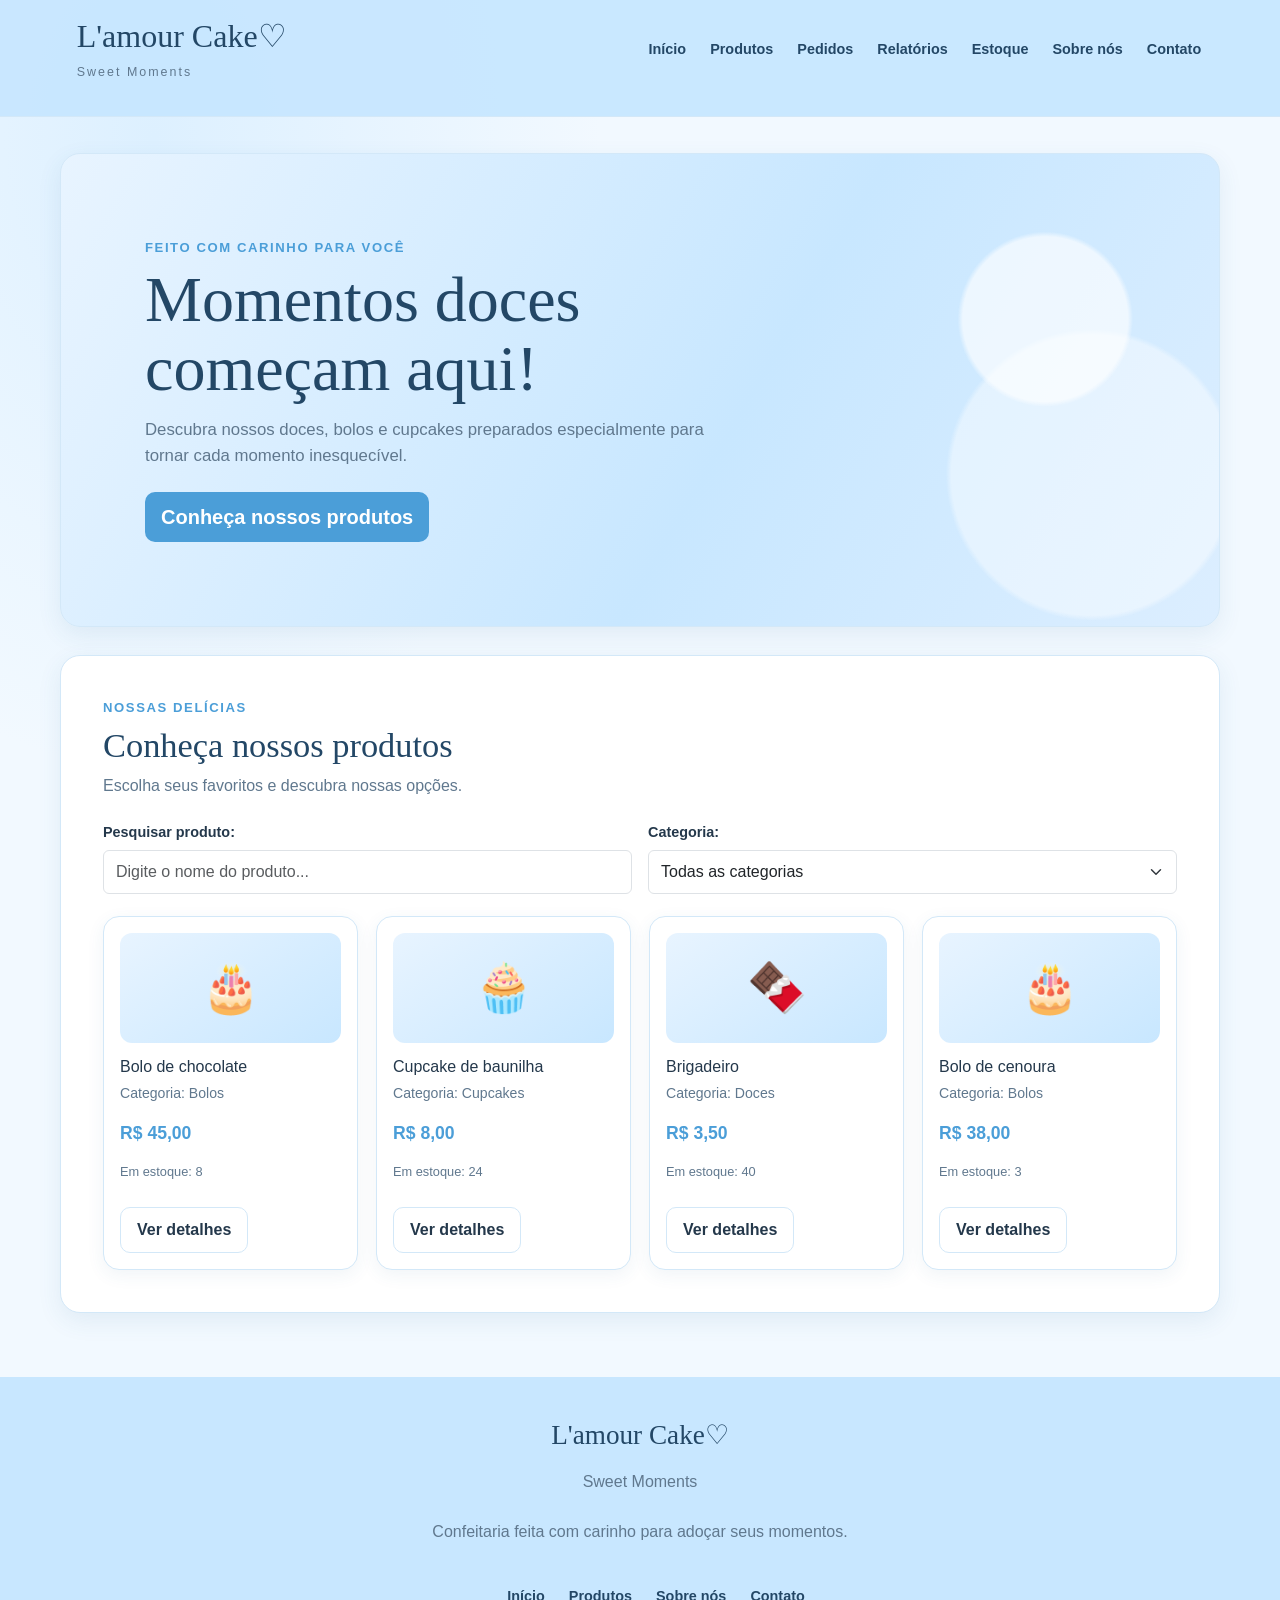
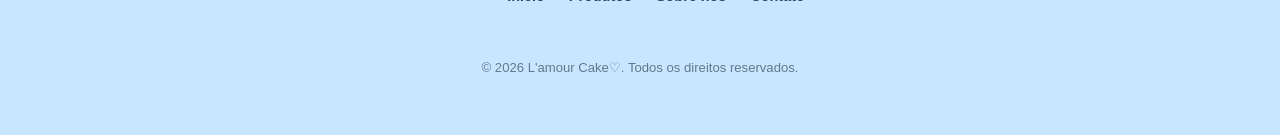
<file: L'amour Cake♡ | Confeitaria/index.html>
<!DOCTYPE html>
<html lang="pt-BR">

<head>
    <meta charset="UTF-8">
    <meta name="viewport" content="width=device-width, initial-scale=1.0">

    <meta
        name="description"
        content="L'amour Cake: sistema de gerenciamento de produtos, pedidos e estoque de uma confeitaria."
    >

    <title>L'amour Cake♡ | Confeitaria</title>

    <link
        href="https://cdn.jsdelivr.net/npm/bootstrap@5.3.3/dist/css/bootstrap.min.css"
        rel="stylesheet"
        integrity="sha384-QWTKZyjpPEjISv5WaRU9OFeRpok6YctnYmDr5pNlyT2bRjXh0JMhjY6hW+ALEwIH"
        crossorigin="anonymous"
    >

    <link rel="stylesheet" href="style.css">

    <script src="script.js" defer></script>
</head>

<body>

    <header id="inicio">

        <div class="logo">
            <a href="index.html#inicio" aria-label="L'amour Cake - Página inicial">
                <h1>L'amour Cake♡</h1>
            </a>

            <p>Sweet Moments</p>
        </div>

        <nav aria-label="Menu principal">
            <ul>
                <li><a href="index.html#inicio">Início</a></li>
                <li><a href="index.html#produtos">Produtos</a></li>
                <li><a href="pedidos.html">Pedidos</a></li>
                <li><a href="relatorios.html">Relatórios</a></li>
                <li><a href="estoque.html">Estoque</a></li>
                <li><a href="sobre.html">Sobre nós</a></li>
                <li><a href="contato.html">Contato</a></li>
            </ul>
        </nav>

    </header>

    <main>

        <section id="apresentacao" aria-labelledby="titulo-apresentacao">

            <div class="apresentacao-conteudo">

                <p class="subtitulo">Feito com carinho para você</p>

                <h2 id="titulo-apresentacao">
                    Momentos doces começam aqui!
                </h2>

                <p>
                    Descubra nossos doces, bolos e cupcakes preparados
                    especialmente para tornar cada momento inesquecível.
                </p>

                <a href="index.html#produtos" class="botao btn btn-primary btn-lg">
                    Conheça nossos produtos
                </a>

            </div>

        </section>

        <section id="produtos" aria-labelledby="titulo-produtos">

            <header class="secao-cabecalho">

                <p class="subtitulo">Nossas delícias</p>

                <h2 id="titulo-produtos">Conheça nossos produtos</h2>

                <p>
                    Escolha seus favoritos e descubra nossas opções.
                </p>

            </header>

            <div class="filtros-produtos">

                <div class="campo-formulario">
                    <label for="productSearch">Pesquisar produto:</label>

                    <input
                        type="search"
                        id="productSearch"
                        name="productSearch"
                        class="form-control"
                        placeholder="Digite o nome do produto..."
                    >
                </div>

                <div class="campo-formulario">
                    <label for="categoryFilter">Categoria:</label>

                    <select id="categoryFilter" name="categoryFilter" class="form-select">
                        <option value="todos">Todas as categorias</option>
                        <option value="bolos">Bolos</option>
                        <option value="cupcakes">Cupcakes</option>
                        <option value="doces">Doces</option>
                    </select>
                </div>

            </div>

            <div id="productGrid" class="grade-produtos">
                <p>Os produtos serão apresentados aqui.</p>
            </div>

        </section>

    </main>

    <dialog id="productDialog" aria-labelledby="dialogTitle">

        <div class="detalhes-produto">

            <button
                type="button"
                id="closeDialog"
                class="btn btn-outline-secondary"
                aria-label="Fechar detalhes do produto"
            >
                Fechar
            </button>

            <div
                id="dialogVisual"
                class="detalhe-visual"
                aria-label="Imagem ou representação visual do produto"
            ></div>

            <div class="detalhe-informacoes">

                <p id="dialogCategory"></p>

                <h2 id="dialogTitle">Detalhes do produto</h2>

                <p id="dialogDescription">
                    As informações do produto aparecerão aqui.
                </p>

                <p>
                    <strong>Preço:</strong>

                    <output id="dialogPrice">R$ 0,00</output>
                </p>

                <button type="button" id="dialogAdd" class="btn btn-primary">
                    Adicionar ao pedido
                </button>

            </div>

        </div>

    </dialog>

    <div
        id="toast"
        class="mensagem-sistema"
        role="status"
        aria-live="polite"
    ></div>

    <footer>

        <div class="rodape-conteudo">

            <h2>L'amour Cake♡</h2>

            <p>Sweet Moments</p>

            <p>
                Confeitaria feita com carinho para adoçar seus momentos.
            </p>

            <nav aria-label="Links do rodapé">

                <ul>
                    <li><a href="index.html#inicio">Início</a></li>
                    <li><a href="index.html#produtos">Produtos</a></li>
                    <li><a href="sobre.html">Sobre nós</a></li>
                    <li><a href="contato.html">Contato</a></li>
                </ul>

            </nav>

            <p>
                &copy; 2026 L'amour Cake♡. Todos os direitos reservados.
            </p>

        </div>

    </footer>

    <script src="script.js"></script>
</body>

</html>
</file>
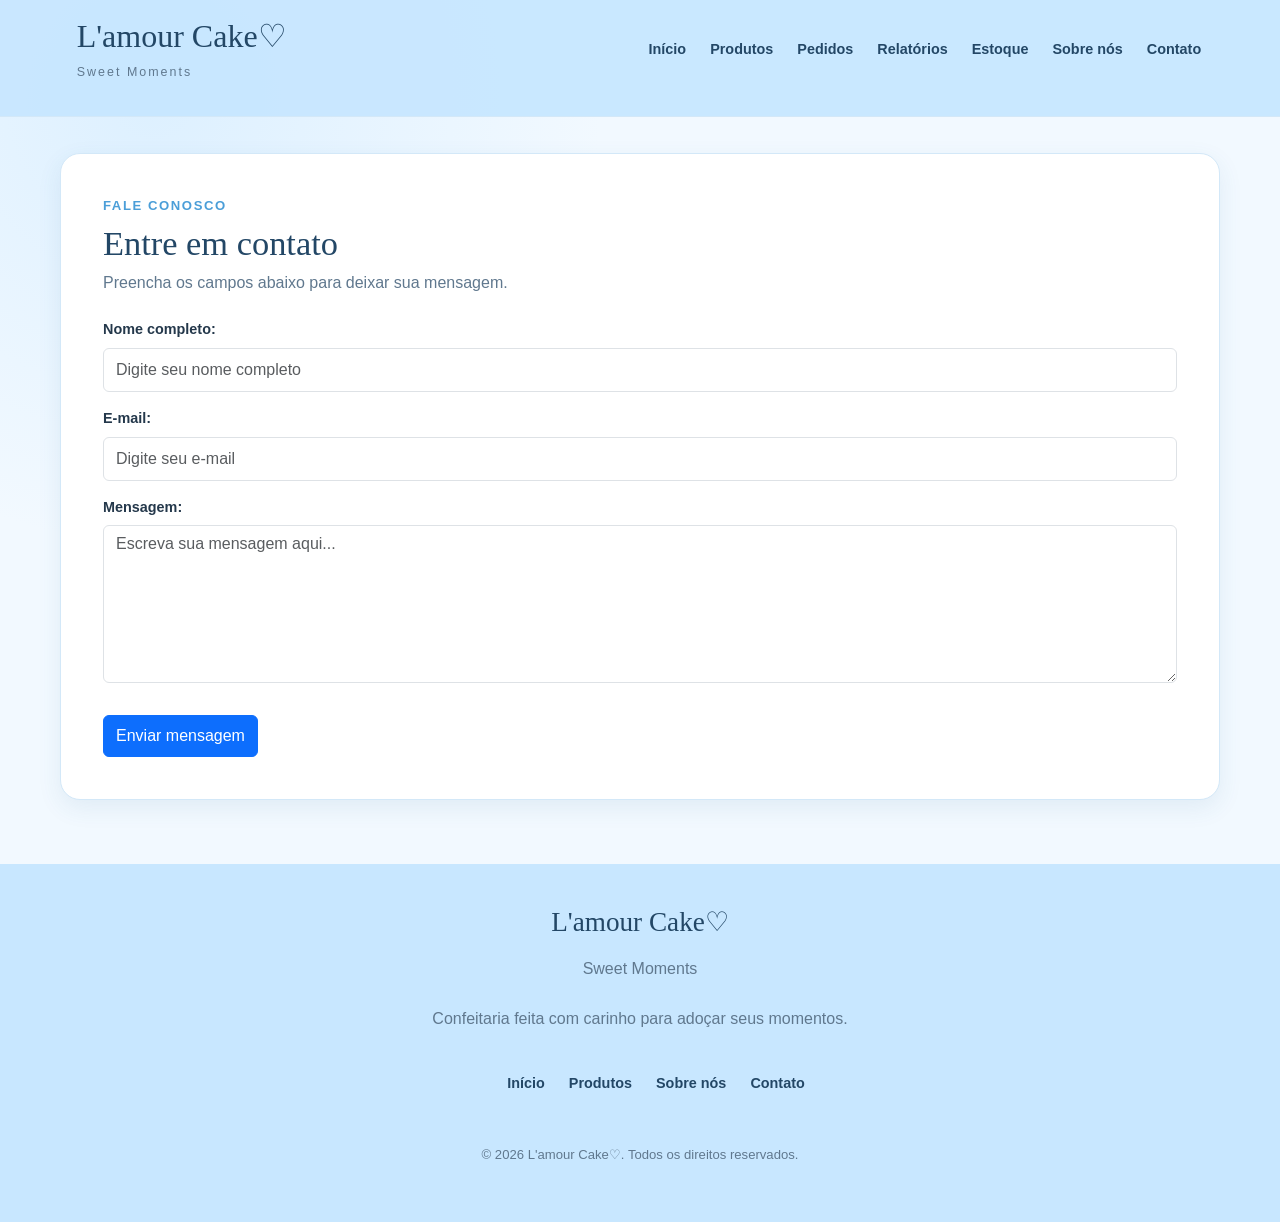
<file: L'amour Cake♡ | Confeitaria/contato.html>
<!DOCTYPE html>
<html lang="pt-BR">

<head>
    <meta charset="UTF-8">
    <meta name="viewport" content="width=device-width, initial-scale=1.0">
    <meta
        name="description"
        content="L'amour Cake: página de contato da confeitaria."
    >
    <title>Contato | L'amour Cake♡</title>
    <link
        href="https://cdn.jsdelivr.net/npm/bootstrap@5.3.3/dist/css/bootstrap.min.css"
        rel="stylesheet"
        integrity="sha384-QWTKZyjpPEjISv5WaRU9OFeRpok6YctnYmDr5pNlyT2bRjXh0JMhjY6hW+ALEwIH"
        crossorigin="anonymous"
    >
    <link rel="stylesheet" href="style.css">
    <script src="script.js" defer></script>
</head>

<body>
    <header id="inicio">
        <div class="logo">
            <a href="index.html#inicio" aria-label="L'amour Cake - Página inicial">
                <h1>L'amour Cake♡</h1>
            </a>
            <p>Sweet Moments</p>
        </div>

        <nav aria-label="Menu principal">
            <ul>
                <li><a href="index.html#inicio">Início</a></li>
                <li><a href="index.html#produtos">Produtos</a></li>
                <li><a href="pedidos.html">Pedidos</a></li>
                <li><a href="relatorios.html">Relatórios</a></li>
                <li><a href="estoque.html">Estoque</a></li>
                <li><a href="sobre.html">Sobre nós</a></li>
                <li><a href="contato.html">Contato</a></li>
            </ul>
        </nav>
    </header>

    <main>
        <section id="contato" aria-labelledby="titulo-contato">
            <header class="secao-cabecalho">
                <p class="subtitulo">Fale conosco</p>
                <h2 id="titulo-contato">Entre em contato</h2>
                <p>Preencha os campos abaixo para deixar sua mensagem.</p>
            </header>

            <form id="contactForm">
                <div class="campo-formulario">
                    <label for="name">Nome completo:</label>
                    <input
                        type="text"
                        id="name"
                        name="name"
                        class="form-control"
                        placeholder="Digite seu nome completo"
                        autocomplete="name"
                        required
                    >
                </div>

                <div class="campo-formulario">
                    <label for="email">E-mail:</label>
                    <input
                        type="email"
                        id="email"
                        name="email"
                        class="form-control"
                        placeholder="Digite seu e-mail"
                        autocomplete="email"
                        required
                    >
                </div>

                <div class="campo-formulario">
                    <label for="message">Mensagem:</label>
                    <textarea
                        id="message"
                        name="message"
                        class="form-control"
                        rows="6"
                        placeholder="Escreva sua mensagem aqui..."
                        required
                    ></textarea>
                </div>

                <div class="acoes-contato">
                    <button type="submit" class="btn btn-primary">
                        Enviar mensagem
                    </button>
                </div>
            </form>
        </section>
    </main>

    <footer>
        <div class="rodape-conteudo">
            <h2>L'amour Cake♡</h2>
            <p>Sweet Moments</p>
            <p>Confeitaria feita com carinho para adoçar seus momentos.</p>

            <nav aria-label="Links do rodapé">
                <ul>
                    <li><a href="index.html#inicio">Início</a></li>
                    <li><a href="index.html#produtos">Produtos</a></li>
                    <li><a href="sobre.html">Sobre nós</a></li>
                    <li><a href="contato.html">Contato</a></li>
                </ul>
            </nav>

            <p>&copy; 2026 L'amour Cake♡. Todos os direitos reservados.</p>
        </div>
    </footer>

    <script src="script.js"></script>
</body>

</html>
</file>
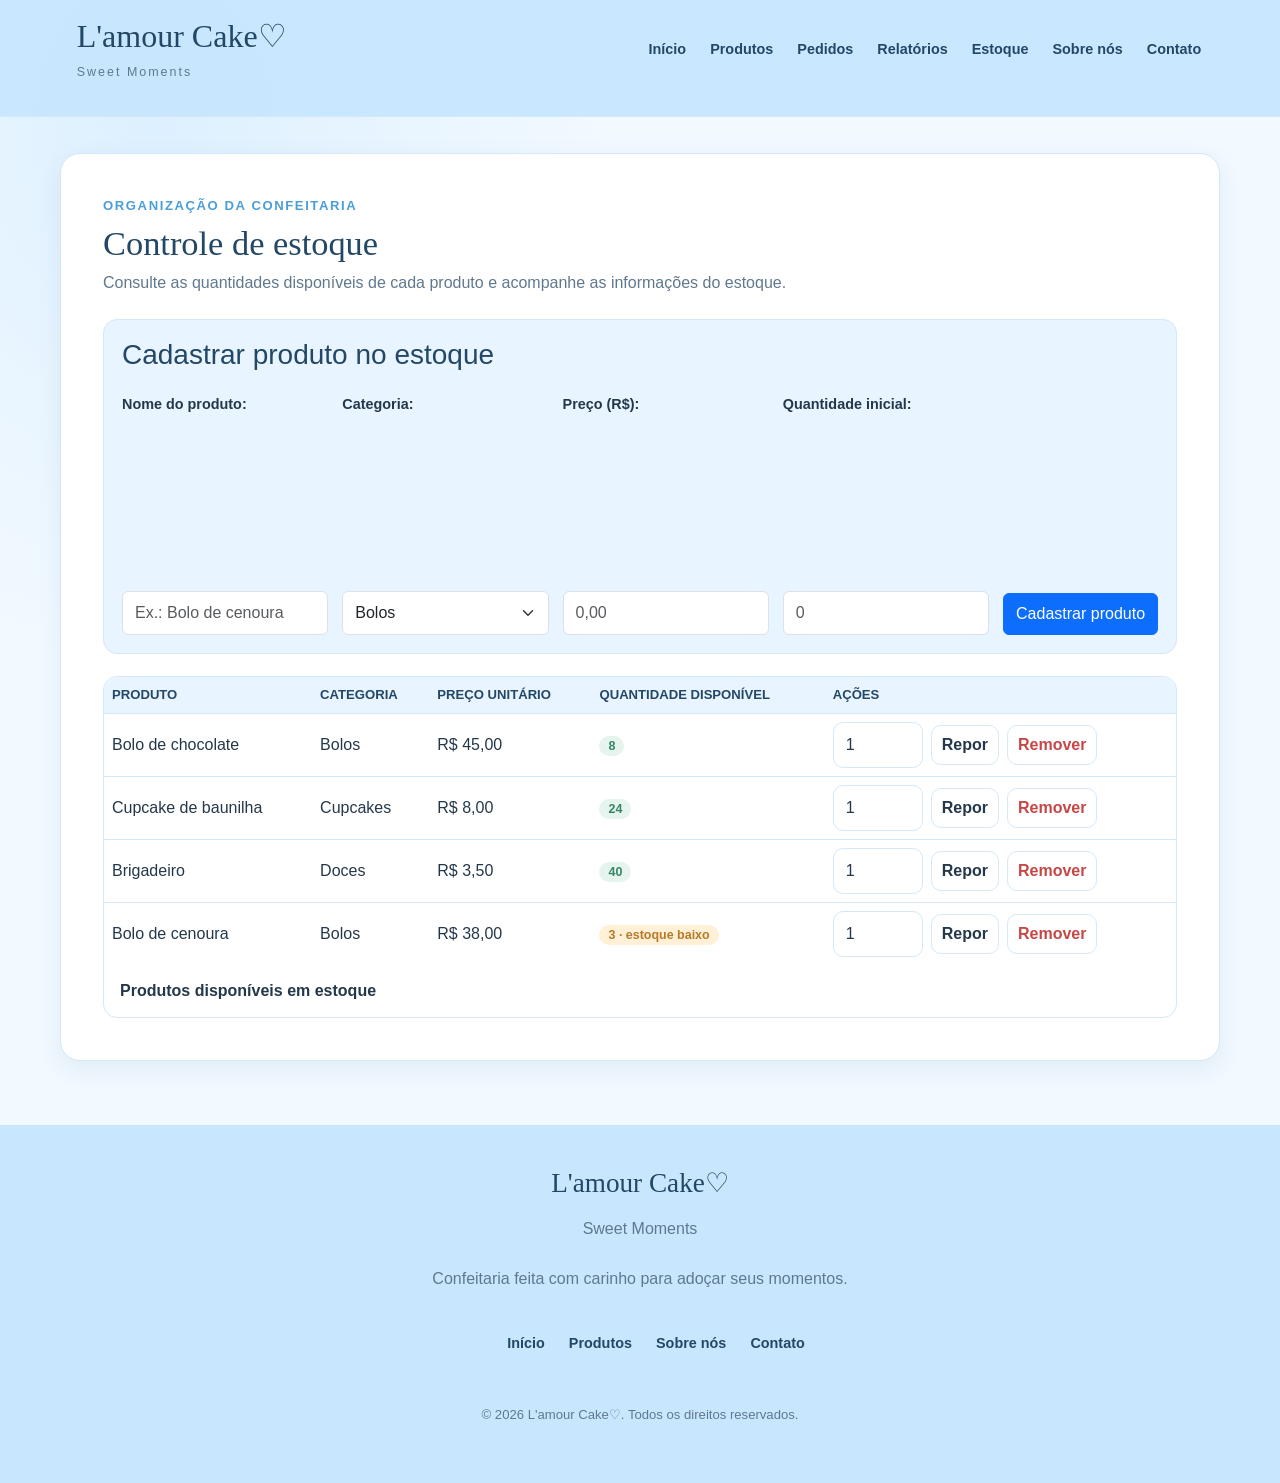
<file: L'amour Cake♡ | Confeitaria/estoque.html>
<!DOCTYPE html>
<html lang="pt-BR">

<head>
    <meta charset="UTF-8">
    <meta name="viewport" content="width=device-width, initial-scale=1.0">
    <meta
        name="description"
        content="L'amour Cake: controle de estoque e cadastro de produtos da confeitaria."
    >
    <title>Estoque | L'amour Cake♡</title>
    <link
        href="https://cdn.jsdelivr.net/npm/bootstrap@5.3.3/dist/css/bootstrap.min.css"
        rel="stylesheet"
        integrity="sha384-QWTKZyjpPEjISv5WaRU9OFeRpok6YctnYmDr5pNlyT2bRjXh0JMhjY6hW+ALEwIH"
        crossorigin="anonymous"
    >
    <link rel="stylesheet" href="style.css">
    <script src="script.js" defer></script>
</head>

<body>
    <header id="inicio">
        <div class="logo">
            <a href="index.html#inicio" aria-label="L'amour Cake - Página inicial">
                <h1>L'amour Cake♡</h1>
            </a>
            <p>Sweet Moments</p>
        </div>

        <nav aria-label="Menu principal">
            <ul>
                <li><a href="index.html#inicio">Início</a></li>
                <li><a href="index.html#produtos">Produtos</a></li>
                <li><a href="pedidos.html">Pedidos</a></li>
                <li><a href="relatorios.html">Relatórios</a></li>
                <li><a href="estoque.html">Estoque</a></li>
                <li><a href="sobre.html">Sobre nós</a></li>
                <li><a href="contato.html">Contato</a></li>
            </ul>
        </nav>
    </header>

    <main>
        <section id="estoque" aria-labelledby="titulo-estoque">
            <header class="secao-cabecalho">
                <p class="subtitulo">Organização da confeitaria</p>
                <h2 id="titulo-estoque">Controle de estoque</h2>
                <p>
                    Consulte as quantidades disponíveis de cada produto
                    e acompanhe as informações do estoque.
                </p>
            </header>

            <form id="productForm" class="formulario-produto">
                <h3>Cadastrar produto no estoque</h3>
                <div class="campo-formulario">
                    <label for="newProductName">Nome do produto:</label>
                    <input id="newProductName" name="name" class="form-control" required maxlength="60" placeholder="Ex.: Bolo de cenoura">
                </div>
                <div class="campo-formulario">
                    <label for="newProductCategory">Categoria:</label>
                    <select id="newProductCategory" name="category" class="form-select" required>
                        <option value="bolos">Bolos</option>
                        <option value="cupcakes">Cupcakes</option>
                        <option value="doces">Doces</option>
                    </select>
                </div>
                <div class="campo-formulario">
                    <label for="newProductPrice">Preço (R$):</label>
                    <input id="newProductPrice" name="price" class="form-control" type="number" min="0.01" step="0.01" required placeholder="0,00">
                </div>
                <div class="campo-formulario">
                    <label for="newProductStock">Quantidade inicial:</label>
                    <input id="newProductStock" name="stock" class="form-control" type="number" min="0" step="1" required placeholder="0">
                </div>
                <button type="submit" class="btn btn-primary">Cadastrar produto</button>
            </form>

            <div class="tabela-container table-responsive">
                <table id="stockTable" class="table table-hover align-middle mb-0">
                    <caption>Produtos disponíveis em estoque</caption>
                    <thead>
                        <tr>
                            <th scope="col">Produto</th>
                            <th scope="col">Categoria</th>
                            <th scope="col">Preço unitário</th>
                            <th scope="col">Quantidade disponível</th>
                            <th scope="col">Ações</th>
                        </tr>
                    </thead>
                    <tbody>
                        <tr>
                            <td colspan="5">Os produtos do estoque aparecerão aqui.</td>
                        </tr>
                    </tbody>
                </table>
            </div>
        </section>
    </main>

    <footer>
        <div class="rodape-conteudo">
            <h2>L'amour Cake♡</h2>
            <p>Sweet Moments</p>
            <p>Confeitaria feita com carinho para adoçar seus momentos.</p>

            <nav aria-label="Links do rodapé">
                <ul>
                    <li><a href="index.html#inicio">Início</a></li>
                    <li><a href="index.html#produtos">Produtos</a></li>
                    <li><a href="sobre.html">Sobre nós</a></li>
                    <li><a href="contato.html">Contato</a></li>
                </ul>
            </nav>

            <p>&copy; 2026 L'amour Cake♡. Todos os direitos reservados.</p>
        </div>
    </footer>

    <script src="script.js"></script>
</body>

</html>
</file>
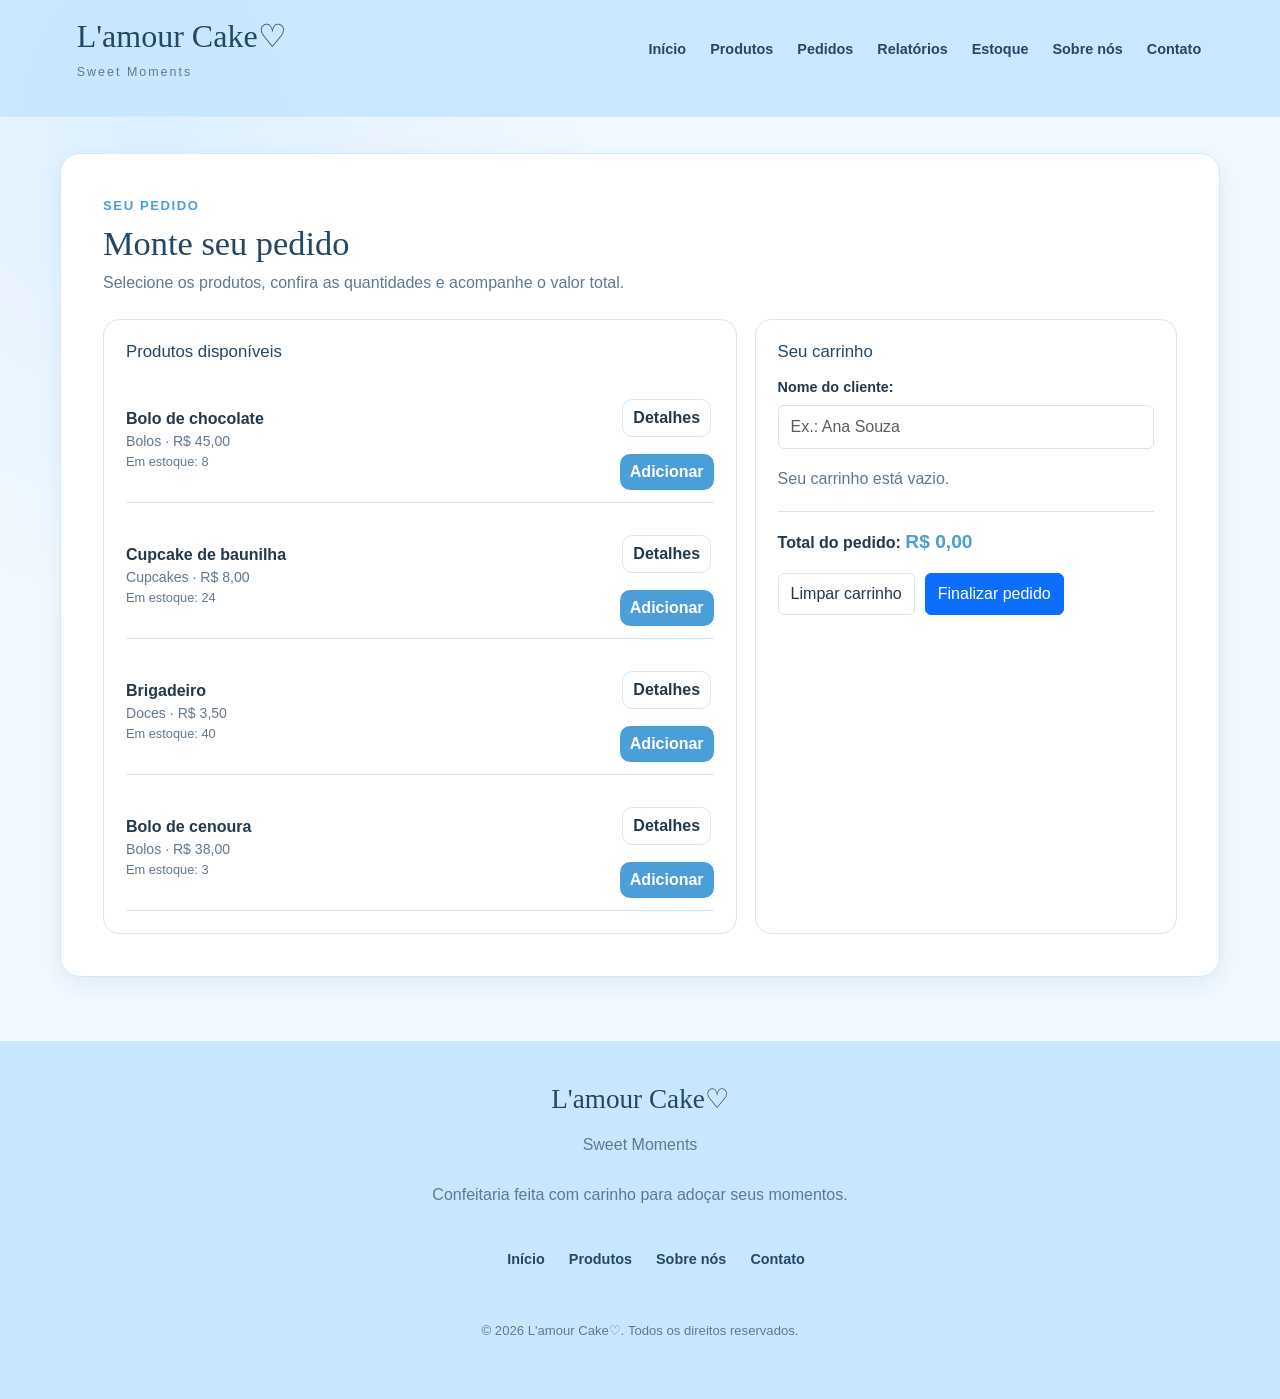
<file: L'amour Cake♡ | Confeitaria/pedidos.html>
<!DOCTYPE html>
<html lang="pt-BR">

<head>
    <meta charset="UTF-8">
    <meta name="viewport" content="width=device-width, initial-scale=1.0">
    <meta
        name="description"
        content="L'amour Cake: página de pedidos e montagem do carrinho da confeitaria."
    >
    <title>Pedidos | L'amour Cake♡</title>
    <link
        href="https://cdn.jsdelivr.net/npm/bootstrap@5.3.3/dist/css/bootstrap.min.css"
        rel="stylesheet"
        integrity="sha384-QWTKZyjpPEjISv5WaRU9OFeRpok6YctnYmDr5pNlyT2bRjXh0JMhjY6hW+ALEwIH"
        crossorigin="anonymous"
    >
    <link rel="stylesheet" href="style.css">
    <script src="script.js" defer></script>
</head>

<body>
    <header id="inicio">
        <div class="logo">
            <a href="index.html#inicio" aria-label="L'amour Cake - Página inicial">
                <h1>L'amour Cake♡</h1>
            </a>
            <p>Sweet Moments</p>
        </div>

        <nav aria-label="Menu principal">
            <ul>
                <li><a href="index.html#inicio">Início</a></li>
                <li><a href="index.html#produtos">Produtos</a></li>
                <li><a href="pedidos.html">Pedidos</a></li>
                <li><a href="relatorios.html">Relatórios</a></li>
                <li><a href="estoque.html">Estoque</a></li>
                <li><a href="sobre.html">Sobre nós</a></li>
                <li><a href="contato.html">Contato</a></li>
            </ul>
        </nav>
    </header>

    <main>
        <section id="menu" aria-labelledby="titulo-pedidos">
            <header class="secao-cabecalho">
                <p class="subtitulo">Seu pedido</p>
                <h2 id="titulo-pedidos">Monte seu pedido</h2>
                <p>
                    Selecione os produtos, confira as quantidades
                    e acompanhe o valor total.
                </p>
            </header>

            <div class="area-pedidos">
                <section id="lista-produtos-pedido" aria-labelledby="titulo-lista-pedido">
                    <h3 id="titulo-lista-pedido">Produtos disponíveis</h3>
                    <div id="menuList">
                        <p>Os produtos disponíveis para pedido aparecerão aqui.</p>
                    </div>
                </section>

                <section id="carrinho" aria-labelledby="titulo-carrinho">
                    <h3 id="titulo-carrinho">Seu carrinho</h3>

                    <div class="campo-formulario campo-cliente">
                        <label for="customerName">Nome do cliente:</label>
                        <input
                            type="text"
                            id="customerName"
                            name="customerName"
                            class="form-control"
                            placeholder="Ex.: Ana Souza"
                            autocomplete="name"
                        >
                    </div>

                    <div id="cartItems" aria-live="polite">
                        <p>Seu carrinho está vazio.</p>
                    </div>

                    <div class="resumo-pedido">
                        <p>
                            <strong>Total do pedido:</strong>
                            <output id="cartTotal" aria-live="polite">R$ 0,00</output>
                        </p>
                    </div>

                    <div class="acoes-carrinho">
                        <button type="button" id="clearCart" class="btn btn-outline-secondary">
                            Limpar carrinho
                        </button>
                        <button type="button" id="finishOrder" class="btn btn-primary">
                            Finalizar pedido
                        </button>
                    </div>
                </section>
            </div>
        </section>
    </main>

    <dialog id="productDialog" aria-labelledby="dialogTitle">
        <div class="detalhes-produto">
            <button type="button" id="closeDialog" class="btn btn-outline-secondary" aria-label="Fechar detalhes do produto">
                Fechar
            </button>

            <div id="dialogVisual" class="detalhe-visual" aria-label="Imagem ou representação visual do produto"></div>

            <div class="detalhe-informacoes">
                <p id="dialogCategory"></p>
                <h2 id="dialogTitle">Detalhes do produto</h2>
                <p id="dialogDescription">As informações do produto aparecerão aqui.</p>
                <p>
                    <strong>Preço:</strong>
                    <output id="dialogPrice">R$ 0,00</output>
                </p>
                <button type="button" id="dialogAdd" class="btn btn-primary">
                    Adicionar ao pedido
                </button>
            </div>
        </div>
    </dialog>

    <div id="toast" class="mensagem-sistema" role="status" aria-live="polite"></div>

    <footer>
        <div class="rodape-conteudo">
            <h2>L'amour Cake♡</h2>
            <p>Sweet Moments</p>
            <p>Confeitaria feita com carinho para adoçar seus momentos.</p>

            <nav aria-label="Links do rodapé">
                <ul>
                    <li><a href="index.html#inicio">Início</a></li>
                    <li><a href="index.html#produtos">Produtos</a></li>
                    <li><a href="sobre.html">Sobre nós</a></li>
                    <li><a href="contato.html">Contato</a></li>
                </ul>
            </nav>

            <p>&copy; 2026 L'amour Cake♡. Todos os direitos reservados.</p>
        </div>
    </footer>

    <script src="script.js"></script>
</body>

</html>
</file>
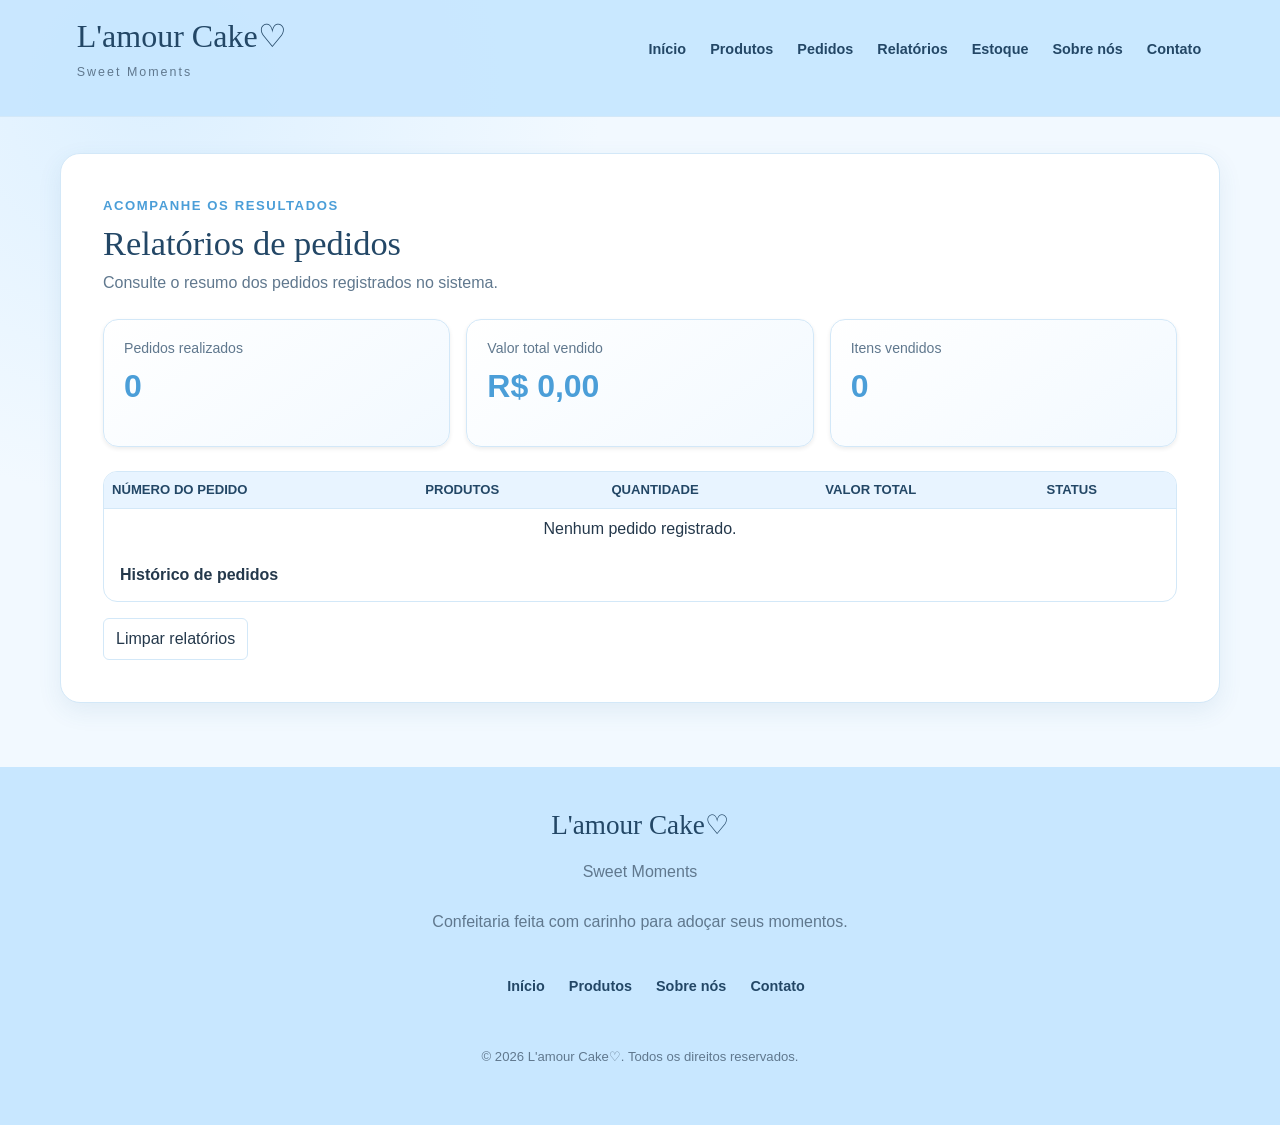
<file: L'amour Cake♡ | Confeitaria/relatorios.html>
<!DOCTYPE html>
<html lang="pt-BR">

<head>
    <meta charset="UTF-8">
    <meta name="viewport" content="width=device-width, initial-scale=1.0">
    <meta
        name="description"
        content="L'amour Cake: relatórios de pedidos e desempenho da confeitaria."
    >
    <title>Relatórios | L'amour Cake♡</title>
    <link
        href="https://cdn.jsdelivr.net/npm/bootstrap@5.3.3/dist/css/bootstrap.min.css"
        rel="stylesheet"
        integrity="sha384-QWTKZyjpPEjISv5WaRU9OFeRpok6YctnYmDr5pNlyT2bRjXh0JMhjY6hW+ALEwIH"
        crossorigin="anonymous"
    >
    <link rel="stylesheet" href="style.css">
    <script src="script.js" defer></script>
</head>

<body>
    <header id="inicio">
        <div class="logo">
            <a href="index.html#inicio" aria-label="L'amour Cake - Página inicial">
                <h1>L'amour Cake♡</h1>
            </a>
            <p>Sweet Moments</p>
        </div>

        <nav aria-label="Menu principal">
            <ul>
                <li><a href="index.html#inicio">Início</a></li>
                <li><a href="index.html#produtos">Produtos</a></li>
                <li><a href="pedidos.html">Pedidos</a></li>
                <li><a href="relatorios.html">Relatórios</a></li>
                <li><a href="estoque.html">Estoque</a></li>
                <li><a href="sobre.html">Sobre nós</a></li>
                <li><a href="contato.html">Contato</a></li>
            </ul>
        </nav>
    </header>

    <main>
        <section id="relatorios" aria-labelledby="titulo-relatorios">
            <header class="secao-cabecalho">
                <p class="subtitulo">Acompanhe os resultados</p>
                <h2 id="titulo-relatorios">Relatórios de pedidos</h2>
                <p>Consulte o resumo dos pedidos registrados no sistema.</p>
            </header>

            <div class="resumo-relatorios">
                <article class="cartao-relatorio card shadow-sm">
                    <h3>Pedidos realizados</h3>
                    <p id="reportOrders" aria-live="polite">0</p>
                </article>

                <article class="cartao-relatorio card shadow-sm">
                    <h3>Valor total vendido</h3>
                    <p id="reportRevenue" aria-live="polite">R$ 0,00</p>
                </article>

                <article class="cartao-relatorio card shadow-sm">
                    <h3>Itens vendidos</h3>
                    <p id="reportItems" aria-live="polite">0</p>
                </article>
            </div>

            <div class="tabela-container table-responsive">
                <table id="reportTable" class="table table-hover align-middle mb-0">
                    <caption>Histórico de pedidos</caption>
                    <thead>
                        <tr>
                            <th scope="col">Número do pedido</th>
                            <th scope="col">Produtos</th>
                            <th scope="col">Quantidade</th>
                            <th scope="col">Valor total</th>
                            <th scope="col">Status</th>
                        </tr>
                    </thead>
                    <tbody>
                        <tr>
                            <td colspan="5">Nenhum pedido registrado.</td>
                        </tr>
                    </tbody>
                </table>
            </div>

            <div class="acoes-relatorios">
                <button type="button" id="resetReports" class="btn btn-outline-secondary">
                    Limpar relatórios
                </button>
            </div>
        </section>
    </main>

    <footer>
        <div class="rodape-conteudo">
            <h2>L'amour Cake♡</h2>
            <p>Sweet Moments</p>
            <p>Confeitaria feita com carinho para adoçar seus momentos.</p>

            <nav aria-label="Links do rodapé">
                <ul>
                    <li><a href="index.html#inicio">Início</a></li>
                    <li><a href="index.html#produtos">Produtos</a></li>
                    <li><a href="sobre.html">Sobre nós</a></li>
                    <li><a href="contato.html">Contato</a></li>
                </ul>
            </nav>

            <p>&copy; 2026 L'amour Cake♡. Todos os direitos reservados.</p>
        </div>
    </footer>

    <script src="script.js"></script>
</body>

</html>
</file>
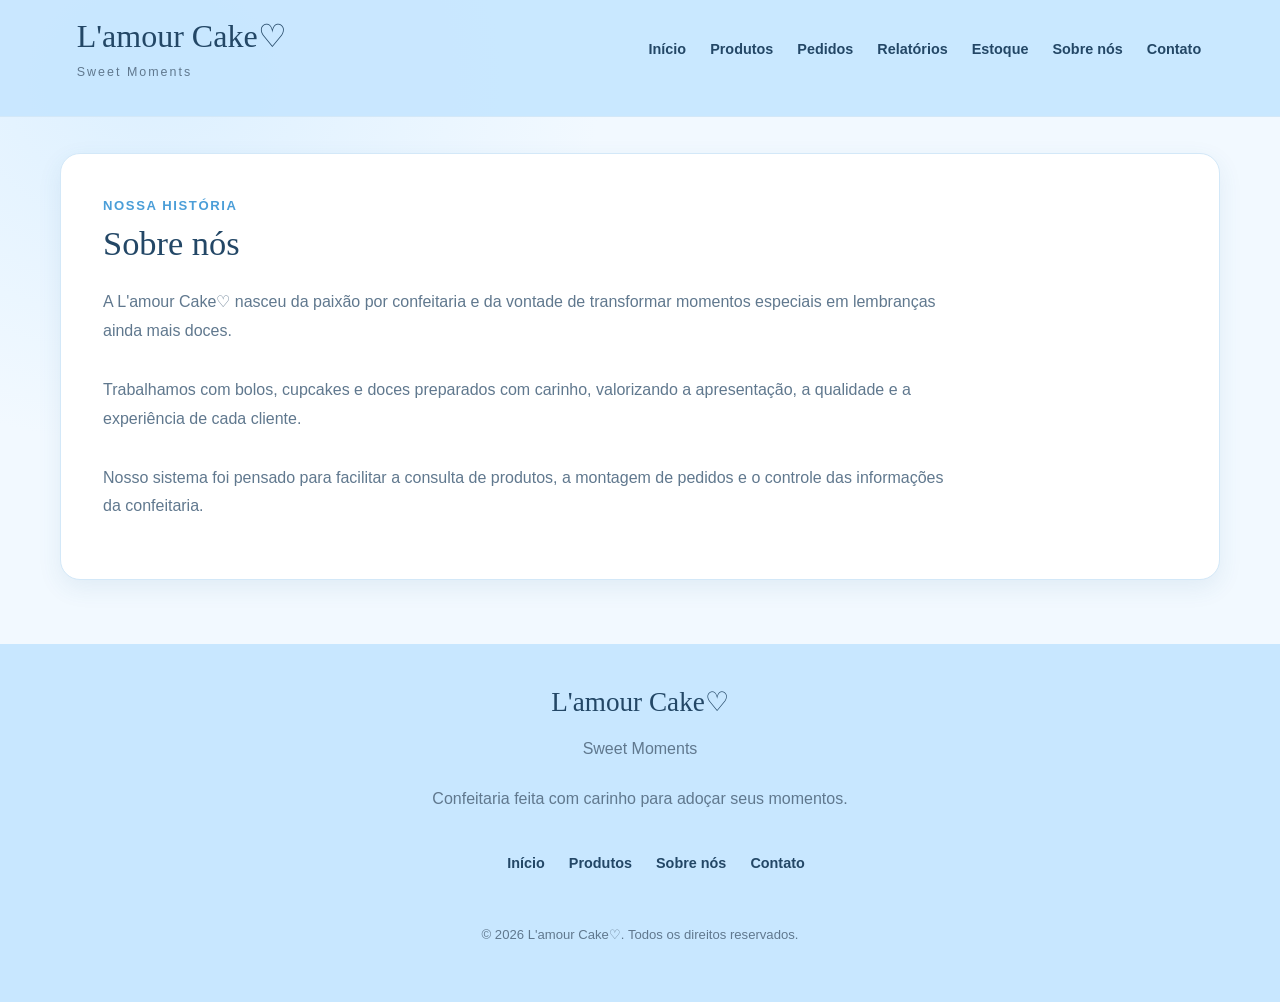
<file: L'amour Cake♡ | Confeitaria/sobre.html>
<!DOCTYPE html>
<html lang="pt-BR">

<head>
    <meta charset="UTF-8">
    <meta name="viewport" content="width=device-width, initial-scale=1.0">
    <meta
        name="description"
        content="L'amour Cake: conheça a história e a proposta da confeitaria."
    >
    <title>Sobre nós | L'amour Cake♡</title>
    <link
        href="https://cdn.jsdelivr.net/npm/bootstrap@5.3.3/dist/css/bootstrap.min.css"
        rel="stylesheet"
        integrity="sha384-QWTKZyjpPEjISv5WaRU9OFeRpok6YctnYmDr5pNlyT2bRjXh0JMhjY6hW+ALEwIH"
        crossorigin="anonymous"
    >
    <link rel="stylesheet" href="style.css">
    <script src="script.js" defer></script>
</head>

<body>
    <header id="inicio">
        <div class="logo">
            <a href="index.html#inicio" aria-label="L'amour Cake - Página inicial">
                <h1>L'amour Cake♡</h1>
            </a>
            <p>Sweet Moments</p>
        </div>

        <nav aria-label="Menu principal">
            <ul>
                <li><a href="index.html#inicio">Início</a></li>
                <li><a href="index.html#produtos">Produtos</a></li>
                <li><a href="pedidos.html">Pedidos</a></li>
                <li><a href="relatorios.html">Relatórios</a></li>
                <li><a href="estoque.html">Estoque</a></li>
                <li><a href="sobre.html">Sobre nós</a></li>
                <li><a href="contato.html">Contato</a></li>
            </ul>
        </nav>
    </header>

    <main>
        <section id="sobre" aria-labelledby="titulo-sobre">
            <header class="secao-cabecalho">
                <p class="subtitulo">Nossa história</p>
                <h2 id="titulo-sobre">Sobre nós</h2>
            </header>

            <div class="sobre-conteudo">
                <p>
                    A L'amour Cake♡ nasceu da paixão por confeitaria
                    e da vontade de transformar momentos especiais
                    em lembranças ainda mais doces.
                </p>

                <p>
                    Trabalhamos com bolos, cupcakes e doces preparados
                    com carinho, valorizando a apresentação, a qualidade
                    e a experiência de cada cliente.
                </p>

                <p>
                    Nosso sistema foi pensado para facilitar a consulta
                    de produtos, a montagem de pedidos e o controle
                    das informações da confeitaria.
                </p>
            </div>
        </section>
    </main>

    <footer>
        <div class="rodape-conteudo">
            <h2>L'amour Cake♡</h2>
            <p>Sweet Moments</p>
            <p>Confeitaria feita com carinho para adoçar seus momentos.</p>

            <nav aria-label="Links do rodapé">
                <ul>
                    <li><a href="index.html#inicio">Início</a></li>
                    <li><a href="index.html#produtos">Produtos</a></li>
                    <li><a href="sobre.html">Sobre nós</a></li>
                    <li><a href="contato.html">Contato</a></li>
                </ul>
            </nav>

            <p>&copy; 2026 L'amour Cake♡. Todos os direitos reservados.</p>
        </div>
    </footer>

    <script src="script.js"></script>
</body>

</html>
</file>
<file: L'amour Cake♡ | Confeitaria/style.css>
/* Estilos do painel de estoque e vendas para a  loja LOVE CAKE S2 */

:root {
    color-scheme: light;
    --cor-fundo: #f2f9ff;
    --cor-superficie: #ffffff;
    --cor-superficie-secundaria: #e8f4ff;
    --cor-texto: #24384b;
    --cor-texto-suave: #60788e;
    --cor-primaria: #83c5f5;
    --cor-primaria-escura: #4b9ed8;
    --cor-borda: #d3e8f8;
    --cor-cabecalho: #c8e7ff;
    --cor-cabecalho-texto: #234766;
    --cor-controle: #ffffff;
    --cor-tag: #e2f2ff;
    --cor-tag-texto: #347cac;
    --cor-foco: #75b9e8;
    --cor-texto-botao: #173b57;
    --cor-status-sucesso: #e5f4ed;
    --cor-status-alerta: #fff1d8;
    --cor-status-neutro: #eef4f8;
    --cor-status-baixo: #fff0d7;
    --cor-sucesso: #37856b;
    --cor-alerta: #b77925;
    --cor-perigo: #c74747;
    --sombra-cartao: 0 8px 24px rgb(45 104 148 / 9%);
    --raio-cartao: 16px;
}

* {
    box-sizing: border-box;
    margin: 0;
    padding: 0;
}

html {
    min-width: 320px;
    scroll-behavior: smooth;
}

body {
    min-height: 100vh;
    padding-bottom: 48px;
    background: var(--cor-fundo);
    color: var(--cor-texto);
    font-family: Arial, Helvetica, sans-serif;
    line-height: 1.5;
}

button,
input,
select,
textarea {
    font: inherit;
}

button,
a,
input,
select,
textarea {
    -webkit-tap-highlight-color: transparent;
}

a {
    color: inherit;
}

/* Cabeçalho e navegação */

.cabecalho {
    display: flex;
    align-items: center;
    justify-content: space-between;
    gap: 24px;
    padding: 18px clamp(20px, 6vw, 88px);
    background: var(--cor-cabecalho);
    color: var(--cor-cabecalho-texto);
}

.cabecalho h1,
.cabeçalho h1,
.cabeçlho h1 {
    color: var(--cor-cabecalho-texto);
    font-size: clamp(1.2rem, 2vw, 1.55rem);
    line-height: 1.2;
}

nav {
    display: flex;
    flex-wrap: wrap;
    align-items: center;
    gap: 10px 24px;
}

nav a {
    padding: 8px 2px;
    color: var(--cor-cabecalho-texto);
    font-size: 0.94rem;
    text-decoration: none;
    transition: color 160ms ease;
}

nav a:hover,
nav a:focus-visible,
nav a.ativo {
    color: var(--cor-primaria-escura);
}

/* Área principal, título e indicadores */

main,
.principal,
.container {
    width: min(1200px, calc(100% - 40px));
    margin: 32px auto;
}

.titulo-pagina,
.cabecalho-pagina {
    display: flex;
    flex-wrap: wrap;
    align-items: center;
    justify-content: space-between;
    gap: 16px;
    margin-bottom: 24px;
}

.titulo-pagina h2,
.cabecalho-pagina h2,
main > h2 {
    font-size: clamp(1.45rem, 3vw, 2rem);
    line-height: 1.2;
}

.titulo-pagina p,
.cabecalho-pagina p,
.texto-suave {
    color: var(--cor-texto-suave);
}

.resumo,
.resumo-pedidos,
.indicadores {
    display: flex;
    flex-wrap: wrap;
    gap: 16px;
    margin-bottom: 24px;
}

.resumo > *,
.resumo-pedidos > *,
.indicadores > * {
    flex: 1 1 180px;
}

.cartao-resumo,
.indicador,
.card {
    padding: 20px;
    border: 1px solid var(--cor-borda);
    border-radius: var(--raio-cartao);
    background: var(--cor-superficie);
    box-shadow: var(--sombra-cartao);
}

.cartao-resumo p,
.indicador p {
    color: var(--cor-texto-suave);
    font-size: 0.9rem;
}

.cartao-resumo strong,
.indicador strong {
    display: block;
    margin-top: 4px;
    font-size: 1.7rem;
}

/* Formulários: cadastro, busca e filtros */

.painel,
.formulario-pedido,
.secao-pedidos {
    min-width: 0;
    padding: 24px;
    border: 1px solid var(--cor-borda);
    border-radius: var(--raio-cartao);
    background: var(--cor-superficie);
    box-shadow: var(--sombra-cartao);
}

.painel h2,
.formulario-pedido h2,
.secao-pedidos h2 {
    margin-bottom: 18px;
    font-size: 1.2rem;
}

form {
    display: flex;
    flex-wrap: wrap;
    align-items: end;
    gap: 16px;
}

.campo,
form label {
    display: flex;
    flex: 1 1 190px;
    flex-direction: column;
    gap: 7px;
    color: var(--cor-texto);
    font-size: 0.9rem;
    font-weight: 600;
}

input,
select,
textarea {
    width: 100%;
    min-height: 44px;
    padding: 10px 12px;
    border: 1px solid var(--cor-borda);
    border-radius: 10px;
    outline: none;
    background: var(--cor-controle);
    color: var(--cor-texto);
}

textarea {
    min-height: 88px;
    resize: vertical;
}

input:focus,
select:focus,
textarea:focus {
    border-color: var(--cor-primaria);
    box-shadow: 0 0 0 3px color-mix(in srgb, var(--cor-primaria) 24%, transparent);
}

/* Botões */

button,
.botao {
    display: inline-flex;
    min-height: 42px;
    align-items: center;
    justify-content: center;
    gap: 8px;
    padding: 10px 16px;
    border: 0;
    border-radius: 10px;
    background: var(--cor-primaria);
    color: var(--cor-texto-botao);
    cursor: pointer;
    font-weight: 700;
    text-decoration: none;
    transition: background-color 160ms ease, transform 160ms ease;
}

button:hover,
.botao:hover {
    background: var(--cor-primaria-escura);
}

button:active,
.botao:active {
    transform: translateY(1px);
}

button:focus-visible,
.botao:focus-visible,
a:focus-visible {
    outline: 3px solid var(--cor-foco);
    outline-offset: 3px;
}

.botao-secundario {
    border: 1px solid var(--cor-borda);
    background: var(--cor-controle);
    color: var(--cor-texto);
}

.botao-secundario:hover {
    background: var(--cor-superficie-secundaria);
}

.botao-perigo {
    background: var(--cor-perigo);
}

/* Cartões genéricos e status */

.produto-card {
    padding: 16px;
    border: 1px solid var(--cor-borda);
    border-radius: 12px;
    background: var(--cor-superficie);
    box-shadow: 0 3px 10px rgb(28 45 82 / 5%);
}

.produto-card h3,
.produto-card h4 {
    margin-bottom: 6px;
    font-size: 1rem;
}

.produto-card p {
    margin-top: 4px;
    color: var(--cor-texto-suave);
    font-size: 0.88rem;
}

.status,
.badge {
    display: inline-flex;
    width: fit-content;
    align-items: center;
    padding: 4px 9px;
    border-radius: 999px;
    background: var(--cor-tag);
    color: var(--cor-tag-texto);
    font-size: 0.78rem;
    font-weight: 700;
}

.status-pronto {
    background: var(--cor-status-sucesso);
    color: var(--cor-sucesso);
}

.status-preparo {
    background: var(--cor-status-alerta);
    color: var(--cor-alerta);
}

.status-entregue {
    background: var(--cor-status-neutro);
    color: var(--cor-texto-suave);
}

.status-estoque-baixo {
    background: var(--cor-status-baixo);
    color: var(--cor-alerta);
}

.status-estoque-ok {
    background: var(--cor-status-sucesso);
    color: var(--cor-sucesso);
}

/* Login do funcionário */

.tela-login {
    display: flex;
    min-height: 100vh;
    align-items: center;
    justify-content: center;
    padding: 24px;
    background: radial-gradient(ellipse at top left, var(--cor-superficie-secundaria) 0, transparent 48%), var(--cor-fundo);
}

.cartao-login {
    width: min(100%, 420px);
    padding: clamp(24px, 6vw, 40px);
    border: 1px solid var(--cor-borda);
    border-radius: 22px;
    background: var(--cor-superficie);
    box-shadow: var(--sombra-cartao);
}

.marca-login {
    margin-bottom: 8px;
    color: var(--cor-primaria-escura);
    font-size: 0.9rem;
    font-weight: 700;
    letter-spacing: 0.08em;
    text-transform: uppercase;
}

.cartao-login h1 {
    margin-bottom: 8px;
    font-size: 1.8rem;
}

.cartao-login > p {
    margin-bottom: 24px;
    color: var(--cor-texto-suave);
}

.cartao-login form {
    align-items: stretch;
    flex-direction: column;
    gap: 16px;
}

.cartao-login form button {
    width: 100%;
    margin-top: 4px;
}

/* Navegação lateral e conteúdo do painel */

.layout-dashboard {
    display: flex;
    min-height: 100vh;
}

.barra-lateral {
    display: flex;
    width: 240px;
    flex: 0 0 240px;
    flex-direction: column;
    gap: 24px;
    padding: 26px 18px;
    background: var(--cor-cabecalho);
    color: var(--cor-cabecalho-texto);
}

.barra-lateral h1,
.barra-lateral .logo {
    color: var(--cor-cabecalho-texto);
    font-size: 1.25rem;
}

.barra-lateral nav {
    align-items: stretch;
    flex-direction: column;
    gap: 6px;
}

.barra-lateral nav a {
    padding: 11px 12px;
    border-radius: 9px;
}

.barra-lateral nav a:hover,
.barra-lateral nav a.ativo {
    background: var(--cor-superficie-secundaria);
    color: var(--cor-cabecalho-texto);
}

.conteudo-dashboard {
    width: min(100% - 240px, 1440px);
    min-width: 0;
    margin: 0 auto;
    padding: 32px clamp(18px, 4vw, 48px);
}

.grade-indicadores,
.grade-relatorios {
    display: flex;
    flex-wrap: wrap;
    gap: 16px;
    margin-bottom: 24px;
}

.grade-indicadores > *,
.grade-relatorios > * {
    flex: 1 1 220px;
}

.cartao-indicador small,
.cartao-indicador .rotulo {
    color: var(--cor-texto-suave);
}

.cartao-indicador strong {
    display: block;
    margin: 6px 0;
    font-size: clamp(1.4rem, 3vw, 1.9rem);
}

.variacao-positiva {
    color: var(--cor-sucesso);
    font-size: 0.85rem;
    font-weight: 700;
}

.variacao-negativa {
    color: var(--cor-perigo);
    font-size: 0.85rem;
    font-weight: 700;
}

/* Relatórios: vendas por produto e horário de pico.As barras recebem altura/valor dinamicamente pelo HTML ou JavaScript. */

.painel-relatorio {
    min-width: 0;
    padding: 22px;
    border: 1px solid var(--cor-borda);
    border-radius: var(--raio-cartao);
    background: var(--cor-superficie);
    box-shadow: var(--sombra-cartao);
}

.painel-relatorio h2 {
    margin-bottom: 6px;
    font-size: 1.12rem;
}

.painel-relatorio > p {
    margin-bottom: 18px;
    color: var(--cor-texto-suave);
    font-size: 0.9rem;
}

.lista-ranking {
    display: flex;
    flex-direction: column;
    gap: 14px;
}

.item-ranking {
    display: flex;
    align-items: center;
    justify-content: space-between;
    gap: 12px;
    padding-bottom: 12px;
    border-bottom: 1px solid var(--cor-borda);
}

.item-ranking:last-child {
    padding-bottom: 0;
    border-bottom: 0;
}

.item-ranking p,
.item-ranking small {
    color: var(--cor-texto-suave);
}

.grafico-horarios {
    display: flex;
    min-height: 220px;
    align-items: flex-end;
    justify-content: space-around;
    gap: 10px;
    padding: 16px 4px 0;
    border-bottom: 1px solid var(--cor-borda);
}

.barra-horario {
    display: flex;
    flex: 1 1 36px;
    flex-direction: column;
    align-items: center;
    justify-content: flex-end;
    gap: 8px;
    min-width: 0;
    color: var(--cor-texto-suave);
    font-size: 0.75rem;
    text-align: center;
}

.barra-horario .barra {
    width: min(100%, 42px);
    min-height: 8px;
    height: var(--altura-barra, 20%);
    border-radius: 8px 8px 0 0;
    background: linear-gradient(180deg, #c8e7ff, var(--cor-primaria));
}

.barra-horario.pico .barra {
    background: linear-gradient(180deg, #d99650, #b76e32);
}

.nota-pico {
    display: inline-flex;
    margin-top: 16px;
    padding: 7px 11px;
    border-radius: 999px;
    background: var(--cor-tag);
    color: var(--cor-tag-texto);
    font-size: 0.84rem;
    font-weight: 700;
}

/* Tabela de estoque */

.tabela-estoque td:first-child {
    font-weight: 700;
}

.quantidade-estoque {
    font-variant-numeric: tabular-nums;
    font-weight: 700;
}

/* Tabelas e mensagens de estado */

.tabela-responsiva {
    overflow-x: auto;
    border: 1px solid var(--cor-borda);
    border-radius: 12px;
    background: var(--cor-controle);
}

table {
    width: 100%;
    border-collapse: collapse;
    text-align: left;
}

th,
td {
    padding: 13px 16px;
    border-bottom: 1px solid var(--cor-borda);
}

th {
    background: var(--cor-superficie-secundaria);
    color: var(--cor-texto-suave);
    font-size: 0.82rem;
    text-transform: uppercase;
}

tr:last-child td {
    border-bottom: 0;
}

.mensagem-vazia {
    padding: 24px;
    color: var(--cor-texto-suave);
    text-align: center;
}

@media (max-width: 700px) {
    .cabecalho {
        align-items: flex-start;
        flex-direction: column;
        padding: 18px 20px;
    }

    nav {
        gap: 8px 16px;
    }

    main,
    .principal,
    .container {
        width: min(100% - 28px, 1200px);
        margin: 22px auto;
    }

    .painel,
    .formulario-pedido,
    .secao-pedidos {
        padding: 18px;
    }

    .layout-dashboard {
        flex-direction: column;
    }

    .barra-lateral {
        width: 100%;
        flex: 0 0 auto;
        gap: 14px;
        padding: 16px 20px;
    }

    .barra-lateral nav {
        flex-direction: row;
        overflow-x: auto;
        padding-bottom: 2px;
    }

    .barra-lateral nav a {
        flex: 0 0 auto;
    }

    .conteudo-dashboard {
        width: 100%;
        padding: 22px 14px;
    }

    .grafico-horarios {
        gap: 5px;
        min-height: 180px;
    }

    .barra-horario {
        font-size: 0.67rem;
    }
}

@media (prefers-reduced-motion: reduce) {
    *,
    *::before,
    *::after {
        scroll-behavior: auto !important;
        transition-duration: 0.01ms !important;
    }
}

/* Estilos específicos da estrutura L'amour Cake do index.html */
:root {
    --raio-cartao: 20px;
}

body {
    padding-bottom: 0;
    background:
        radial-gradient(ellipse at 12% 8%, rgb(200 231 255 / 50%), transparent 28rem),
        var(--cor-fundo);
}

body > header#inicio {
    display: flex;
    align-items: center;
    justify-content: space-between;
    gap: 28px;
    padding: 18px clamp(20px, 6vw, 88px);
    background: rgb(200 231 255 / 95%);
    border-bottom: 1px solid var(--cor-borda);
}

.logo a {
    color: var(--cor-cabecalho-texto);
    text-decoration: none;
}

.logo h1 {
    font-family: Georgia, "Times New Roman", serif;
    font-size: clamp(1.45rem, 2.5vw, 2rem);
    line-height: 1.15;
}

.logo p {
    margin-top: 3px;
    color: var(--cor-texto-suave);
    font-size: 0.78rem;
    letter-spacing: 0.16em;
}

body > header nav ul,
body > footer nav ul {
    display: flex;
    flex-wrap: wrap;
    align-items: center;
    gap: 8px 20px;
    list-style: none;
}

body > header nav a,
body > footer nav a {
    display: inline-block;
    padding: 8px 2px;
    color: var(--cor-cabecalho-texto);
    font-size: 0.9rem;
    font-weight: 700;
}

body > header nav a:hover,
body > footer nav a:hover {
    color: var(--cor-primaria-escura);
}

main {
    width: min(1160px, calc(100% - 40px));
    margin: 36px auto 64px;
}

main > section {
    margin-bottom: 28px;
    padding: clamp(22px, 4vw, 42px);
    border: 1px solid var(--cor-borda);
    border-radius: var(--raio-cartao);
    background: var(--cor-superficie);
    box-shadow: var(--sombra-cartao);
    scroll-margin-top: 24px;
}

#apresentacao {
    display: flex;
    min-height: 350px;
    align-items: center;
    padding: clamp(32px, 8vw, 84px);
    overflow: hidden;
    background:
        radial-gradient(circle at 85% 35%, rgb(255 255 255 / 64%) 0 8%, transparent 8.5%),
        radial-gradient(circle at 89% 68%, rgb(255 255 255 / 42%) 0 13%, transparent 13.5%),
        linear-gradient(120deg, #e8f4ff, #c8e7ff 58%, #dceeff);
}

.apresentacao-conteudo {
    max-width: 650px;
}

.subtitulo {
    margin-bottom: 8px;
    color: var(--cor-primaria-escura);
    font-size: 0.82rem;
    font-weight: 800;
    letter-spacing: 0.12em;
    text-transform: uppercase;
}

.apresentacao-conteudo h2 {
    max-width: 600px;
    margin-bottom: 14px;
    color: var(--cor-cabecalho-texto);
    font-family: Georgia, "Times New Roman", serif;
    font-size: clamp(2.2rem, 6vw, 4rem);
    line-height: 1.08;
}

.apresentacao-conteudo > p:not(.subtitulo) {
    max-width: 560px;
    margin-bottom: 24px;
    color: var(--cor-texto-suave);
    font-size: 1.05rem;
}

.botao {
    background: var(--cor-primaria-escura);
    color: #fff;
}

.botao:hover {
    background: var(--cor-primaria-escura);
}

.secao-cabecalho {
    margin-bottom: 24px;
}

.secao-cabecalho h2 {
    margin-bottom: 7px;
    color: var(--cor-cabecalho-texto);
    font-family: Georgia, "Times New Roman", serif;
    font-size: clamp(1.55rem, 3vw, 2.15rem);
    line-height: 1.2;
}

.secao-cabecalho > p:last-child {
    color: var(--cor-texto-suave);
}

.filtros-produtos {
    display: grid;
    grid-template-columns: repeat(2, minmax(0, 1fr));
    gap: 16px;
    margin-bottom: 22px;
}

.campo-formulario {
    display: flex;
    min-width: 0;
    flex-direction: column;
    gap: 7px;
}

.campo-formulario label {
    color: var(--cor-texto);
    font-size: 0.9rem;
    font-weight: 700;
}

.campo-formulario input,
.campo-formulario select,
.campo-formulario textarea {
    flex: none;
}

.grade-produtos {
    display: grid;
    grid-template-columns: repeat(auto-fit, minmax(min(100%, 220px), 1fr));
    gap: 18px;
}

.grade-produtos > p,
#menuList > p,
#cartItems > p {
    color: var(--cor-texto-suave);
}

.produto-card {
    border-color: var(--cor-borda);
    border-radius: 16px;
    box-shadow: 0 5px 18px rgb(45 104 148 / 7%);
}

.produto-card button,
#menuList button,
#cartItems button {
    margin-top: 10px;
}

.area-pedidos {
    display: grid;
    grid-template-columns: minmax(0, 1.2fr) minmax(280px, 0.8fr);
    gap: 18px;
}

.area-pedidos > section {
    min-width: 0;
    padding: 22px;
    border: 1px solid var(--cor-borda);
    border-radius: 16px;
    background: var(--cor-superficie);
}

.area-pedidos h3,
.cartao-relatorio h3 {
    margin-bottom: 14px;
    color: var(--cor-cabecalho-texto);
    font-size: 1.05rem;
}

.campo-cliente {
    margin-bottom: 18px;
}

#menuList {
    display: flex;
    flex-direction: column;
    gap: 10px;
}

.item-disponivel,
.item-carrinho {
    display: flex;
    align-items: center;
    justify-content: space-between;
    gap: 14px;
    padding: 12px 0;
    border-bottom: 1px solid var(--cor-borda);
}

.item-disponivel > div,
.item-carrinho > div:first-child {
    display: flex;
    min-width: 0;
    flex-direction: column;
}

.item-disponivel span,
.item-carrinho span {
    color: var(--cor-texto-suave);
    font-size: 0.88rem;
}

.controles-quantidade {
    display: flex;
    flex-wrap: wrap;
    align-items: center;
    justify-content: flex-end;
    gap: 7px;
}

.controles-quantidade button {
    min-height: 34px;
    padding: 6px 10px;
}

.botao-quantidade {
    min-width: 36px;
}

.botao-remover {
    border: 1px solid var(--cor-borda);
    background: var(--cor-controle);
    color: var(--cor-perigo);
}

.botao-remover:hover {
    background: var(--cor-status-baixo);
}

.produto-visual {
    display: grid;
    min-height: 110px;
    margin-bottom: 14px;
    place-items: center;
    border-radius: 12px;
    background: linear-gradient(145deg, var(--cor-superficie-secundaria), var(--cor-cabecalho));
    color: var(--cor-primaria-escura);
    font-family: Georgia, "Times New Roman", serif;
    font-size: 3rem;
}

.preco-produto {
    color: var(--cor-primaria-escura) !important;
    font-size: 1.1rem !important;
    font-weight: 800;
}

.texto-estoque {
    font-size: 0.8rem !important;
}

.texto-estoque.esgotado {
    color: var(--cor-perigo) !important;
}

.formulario-produto {
    display: flex;
    flex-wrap: wrap;
    align-items: end;
    gap: 14px;
    margin: 0 0 22px;
    padding: 18px;
    border: 1px solid var(--cor-borda);
    border-radius: 14px;
    background: var(--cor-superficie-secundaria);
}

.formulario-produto h3 {
    width: 100%;
    color: var(--cor-cabecalho-texto);
}

.formulario-produto .campo-formulario {
    flex: 1 1 160px;
}

.formulario-ajuste-estoque {
    display: flex;
    align-items: center;
    gap: 8px;
}

.formulario-ajuste-estoque input {
    width: 90px;
}

.formulario-ajuste-estoque button,
.tabela-container td button {
    min-height: 36px;
    padding: 7px 10px;
    white-space: nowrap;
}

.tabela-container button:disabled {
    cursor: not-allowed;
    opacity: 0.55;
}

.seletor-status {
    min-width: 120px;
}

.mensagem-vazia {
    padding: 16px 0;
    color: var(--cor-texto-suave);
}

.resumo-pedido {
    margin-top: 20px;
    padding-top: 16px;
    border-top: 1px solid var(--cor-borda);
}

.resumo-pedido output {
    color: var(--cor-primaria-escura);
    font-size: 1.2rem;
    font-weight: 800;
}

.acoes-carrinho,
.acoes-relatorios,
.acoes-contato {
    display: flex;
    flex-wrap: wrap;
    gap: 10px;
    margin-top: 16px;
}

#clearCart,
#resetReports {
    border: 1px solid var(--cor-borda);
    background: #fff;
    color: var(--cor-texto);
}

#clearCart:hover,
#resetReports:hover {
    background: var(--cor-superficie-secundaria);
}

.resumo-relatorios {
    display: grid;
    grid-template-columns: repeat(3, minmax(0, 1fr));
    gap: 16px;
    margin-bottom: 24px;
}

.cartao-relatorio {
    padding: 20px;
    border: 1px solid var(--cor-borda);
    border-radius: 15px;
    background: linear-gradient(145deg, #fff, var(--cor-fundo));
}

.cartao-relatorio h3 {
    margin-bottom: 5px;
    color: var(--cor-texto-suave);
    font-size: 0.88rem;
}

.cartao-relatorio p {
    color: var(--cor-primaria-escura);
    font-size: clamp(1.45rem, 3vw, 2rem);
    font-weight: 800;
    font-variant-numeric: tabular-nums;
}

.tabela-container {
    overflow-x: auto;
    border: 1px solid var(--cor-borda);
    border-radius: 14px;
    background: var(--cor-controle);
}

.tabela-container table {
    min-width: 620px;
}

.tabela-container caption {
    padding: 14px 16px;
    color: var(--cor-texto);
    font-weight: 700;
    text-align: left;
}

.tabela-container th {
    background: var(--cor-superficie-secundaria);
    color: var(--cor-cabecalho-texto);
    white-space: nowrap;
}

.tabela-container td {
    color: var(--cor-texto);
}

.sobre-conteudo {
    display: grid;
    gap: 14px;
    max-width: 850px;
    color: var(--cor-texto-suave);
    line-height: 1.8;
}

#contactForm {
    align-items: stretch;
    flex-direction: column;
    gap: 16px;
}

#contactForm .campo-formulario {
    width: 100%;
}

#contactForm .campo-formulario label {
    display: block;
    flex: none;
}

#contactForm textarea {
    min-height: 140px;
}

body > footer {
    padding: 42px 20px;
    background: var(--cor-cabecalho);
    color: var(--cor-cabecalho-texto);
    text-align: center;
}

.rodape-conteudo {
    display: grid;
    justify-items: center;
    gap: 10px;
}

.rodape-conteudo h2 {
    font-family: Georgia, "Times New Roman", serif;
    font-size: 1.7rem;
}

.rodape-conteudo > p {
    color: var(--cor-texto-suave);
}

.rodape-conteudo nav {
    margin: 8px 0;
}

.rodape-conteudo > p:last-child {
    margin-top: 8px;
    font-size: 0.82rem;
}

#productDialog {
    width: min(680px, calc(100% - 32px));
    max-width: none;
    max-height: calc(100% - 32px);
    margin: auto;
    padding: 0;
    overflow: auto;
    border: 1px solid var(--cor-borda);
    border-radius: var(--raio-cartao);
    background: var(--cor-superficie);
    color: var(--cor-texto);
    box-shadow: 0 24px 80px rgb(25 55 80 / 24%);
}

#productDialog::backdrop {
    background: rgb(25 45 65 / 52%);
    backdrop-filter: blur(3px);
}

.detalhes-produto {
    display: grid;
    grid-template-columns: minmax(0, 0.9fr) minmax(0, 1.1fr);
    gap: 24px;
    padding: 28px;
}

#closeDialog {
    grid-column: 1 / -1;
    justify-self: end;
    min-height: 36px;
    padding: 6px 12px;
    border: 1px solid var(--cor-borda);
    background: transparent;
    color: var(--cor-texto);
}

.detalhe-visual {
    min-height: 220px;
    border-radius: 14px;
    background: linear-gradient(145deg, var(--cor-superficie-secundaria), var(--cor-cabecalho));
}

.detalhe-informacoes {
    align-self: center;
}

.detalhe-informacoes h2 {
    margin: 4px 0 10px;
    font-family: Georgia, "Times New Roman", serif;
}

.detalhe-informacoes p {
    margin-bottom: 12px;
    color: var(--cor-texto-suave);
}

#dialogCategory {
    color: var(--cor-tag-texto);
    font-size: 0.82rem;
    font-weight: 800;
    text-transform: uppercase;
}

.mensagem-sistema:not(:empty) {
    position: fixed;
    z-index: 10;
    right: 20px;
    bottom: 20px;
    max-width: min(420px, calc(100% - 40px));
    padding: 14px 18px;
    border: 1px solid var(--cor-borda);
    border-radius: 12px;
    background: var(--cor-superficie);
    color: var(--cor-texto);
    box-shadow: var(--sombra-cartao);
}

@media (max-width: 760px) {
    body > header#inicio {
        align-items: flex-start;
        flex-direction: column;
        gap: 12px;
        padding: 16px 20px;
    }

    body > header nav ul {
        gap: 4px 15px;
    }

    main {
        width: min(100% - 28px, 1160px);
        margin: 20px auto 40px;
    }

    main > section {
        margin-bottom: 18px;
        padding: 22px 18px;
    }

    #apresentacao {
        min-height: 310px;
        padding: 30px 24px;
    }

    .area-pedidos {
        grid-template-columns: 1fr;
    }

    .resumo-relatorios {
        grid-template-columns: 1fr;
    }

    .detalhes-produto {
        grid-template-columns: 1fr;
        gap: 16px;
        padding: 20px;
    }

    .detalhe-visual {
        min-height: 170px;
    }
}

@media (max-width: 520px) {
    .filtros-produtos {
        grid-template-columns: 1fr;
    }

    .acoes-carrinho > button,
    .acoes-contato > button {
        flex: 1 1 100%;
    }

    .item-disponivel,
    .item-carrinho {
        align-items: flex-start;
        flex-direction: column;
    }

    .controles-quantidade {
        justify-content: flex-start;
    }

    .formulario-ajuste-estoque {
        align-items: flex-start;
        flex-direction: column;
    }
}
</file>
